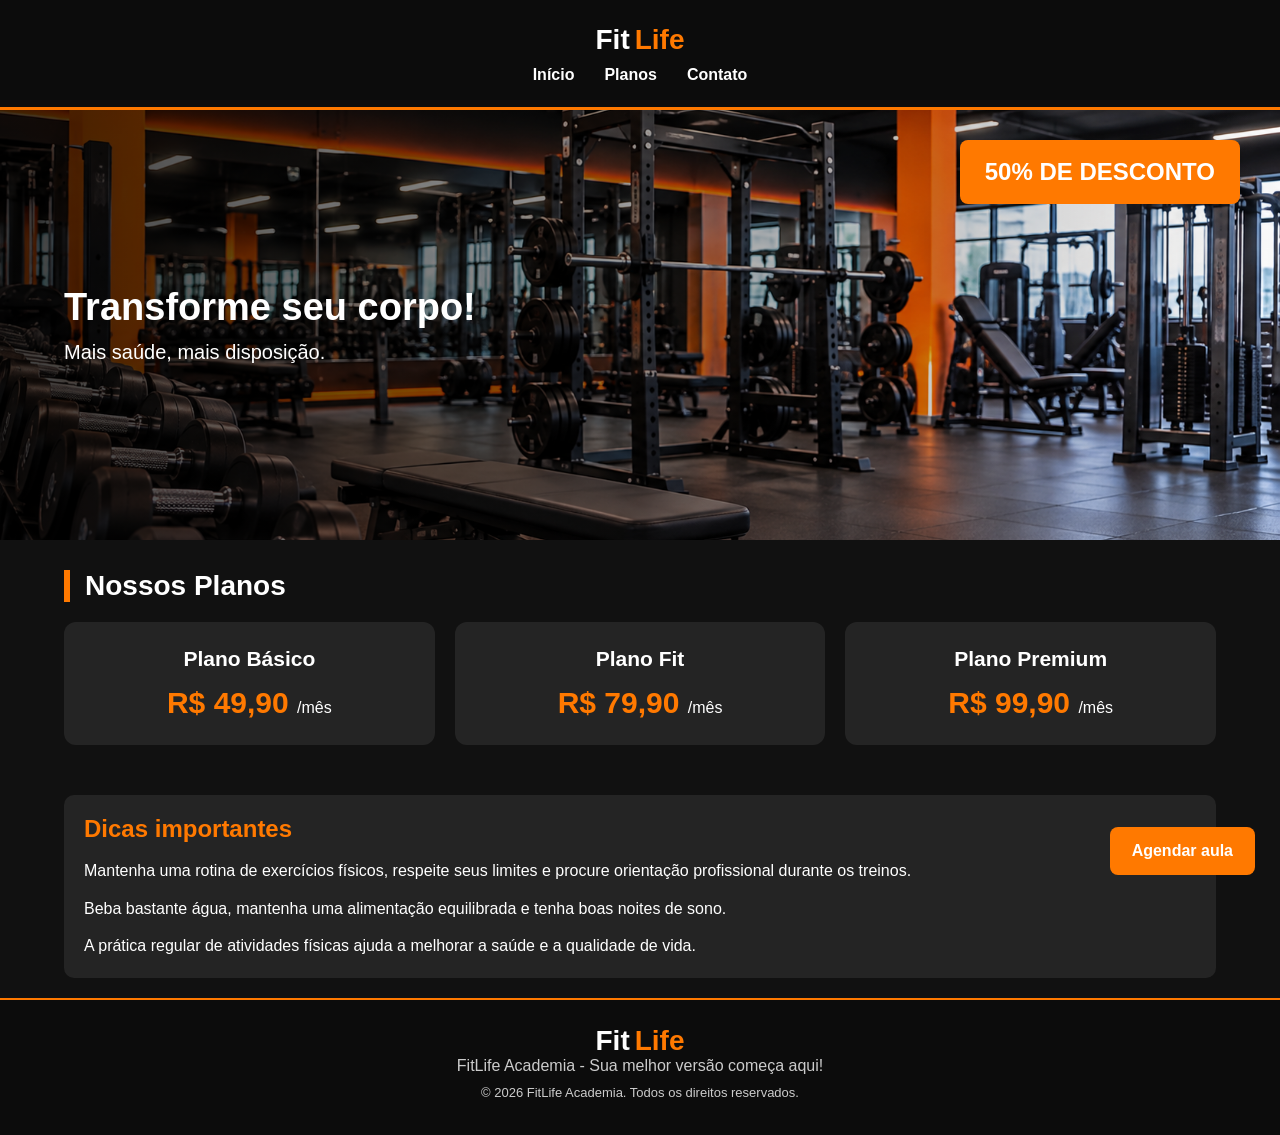
<file: Clinica Veterinaria(04-11)/index.html>
<!DOCTYPE html>
<html lang="pt-BR">
<head>
    <meta charset="UTF-8">
    <meta name="viewport" content="width=device-width, initial-scale=1.0">

    <title>FitLife Academia</title>
    <link rel="stylesheet" href="style.css">
</head>

<body>

    <!-- CABEÇALHO -->
    <header class="cabecalho">

        <div class="logo">
            <span class="logo-fit">Fit</span>
            <span class="logo-life">Life</span>
        </div>

        <nav class="menu">
            <a href="#inicio">Início</a>
            <a href="#planos">Planos</a>
            <a href="#contato">Contato</a>
        </nav>

    </header>

    <main>

        <!-- IMAGEM PRINCIPAL -->
        <section class="banner" id="inicio">

            <img src="imagens/academia.jpg" alt="Academia com equipamentos de musculação">

            <div class="selo-desconto">
                <strong>50% DE DESCONTO</strong>
            </div>

            <div class="informacao-banner">
                <h1>Transforme seu corpo!</h1>
                <p>Mais saúde, mais disposição.</p>
            </div>

        </section>

        <!-- PLANOS -->
        <section class="secao-planos" id="planos">

            <div class="titulo-secao">
                <h2>Nossos Planos</h2>
            </div>

            <div class="lista-planos">

                <div class="card-plano">
                    <h3>Plano Básico</h3>
                    <p>R$ 49,90 <span>/mês</span></p>
                </div>

                <div class="card-plano">
                    <h3>Plano Fit</h3>
                    <p>R$ 79,90 <span>/mês</span></p>
                </div>

                <div class="card-plano">
                    <h3>Plano Premium</h3>
                    <p>R$ 99,90 <span>/mês</span></p>
                </div>

            </div>

        </section>

        <!-- DICAS IMPORTANTES -->
        <section class="secao-dicas">

            <h2>Dicas importantes</h2>

            <div class="area-rolagem">

                <p>
                    Mantenha uma rotina de exercícios físicos,
                    respeite seus limites e procure orientação
                    profissional durante os treinos.
                </p>

                <p>
                    Beba bastante água, mantenha uma alimentação
                    equilibrada e tenha boas noites de sono.
                </p>

                <p>
                    A prática regular de atividades físicas ajuda
                    a melhorar a saúde e a qualidade de vida.
                </p>

            </div>

        </section>

    </main>

    <!-- BOTÃO FIXO -->
    <a href="#contato" class="btn-fixo">
        Agendar aula
    </a>

    <!-- RODAPÉ -->
    <footer class="rodape" id="contato">

        <div class="logo">
            <span class="logo-fit">Fit</span>
            <span class="logo-life">Life</span>
        </div>

        <p>FitLife Academia - Sua melhor versão começa aqui!</p>

        <p class="copyright">
            &copy; 2026 FitLife Academia. Todos os direitos reservados.
        </p>

    </footer>

</body>
</html>
</file>
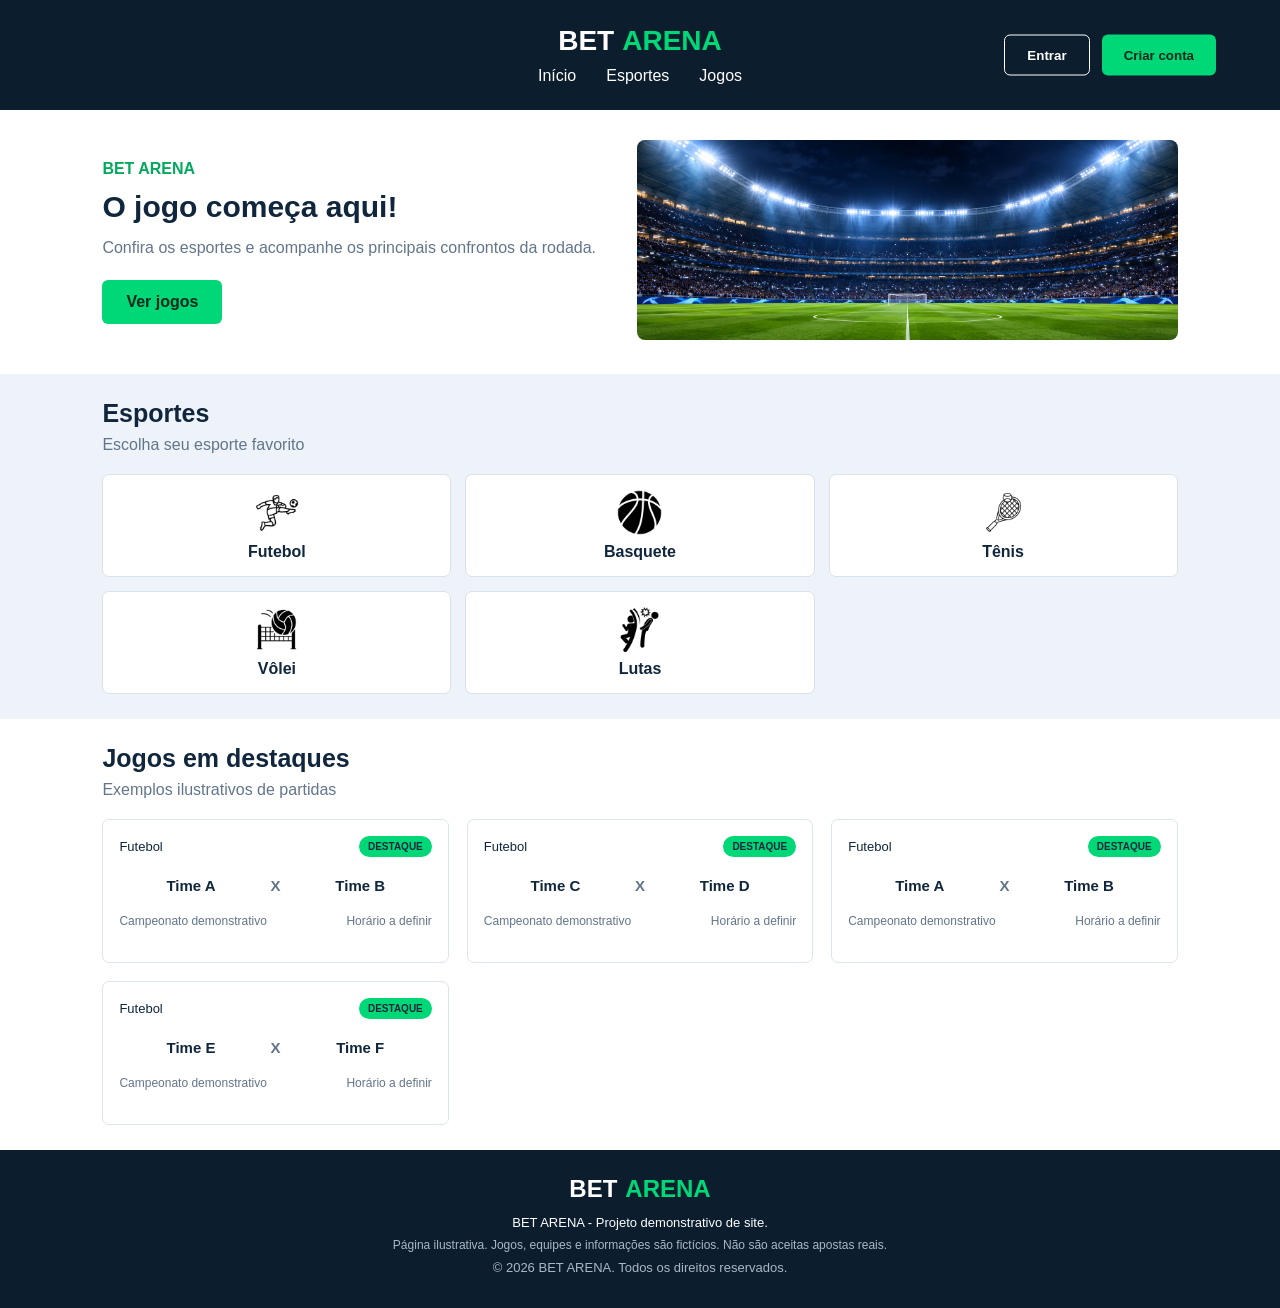
<file: Página de Hotel com Flexbox (28-10)/index.html>
<!DOCTYPE html>
<html lang="pt-BR">
<head>
    <meta charset="UTF-8">
    <meta name="viewport" content="width=device-width, initial-scale=1.0">

    <title>BET ARENA | A emoção do esporte</title>
    <link rel="stylesheet" href="style.css">
</head>

<body>

    <header class="cabecalho">

        <div class="logo">
            <span class="logo-bet">BET</span>
            <span class="logo-arena">ARENA</span>
        </div>

        <nav class="menu">
            <a href="#inicio">Início</a>
            <a href="#esportes">Esportes</a>
            <a href="#jogos">Jogos</a>
        </nav>

        <div class="botoes-conta">
            <button class="btn-entrar" type="button">Entrar</button>
            <button class="btn-cadastrar" type="button">Criar conta</button>
        </div>

    </header>

    <main>

        <!-- BANNER -->
        <section class="banner" id="inicio">

            <div class="banner-texto">

                <span class="etiqueta">BET ARENA</span>

                <h1>O jogo começa aqui!</h1>

                <p>
                    Confira os esportes e acompanhe os principais confrontos da rodada.
                </p>

                <a href="#jogos" class="btn-banner">
                    Ver jogos
                </a>

            </div>

            <div class="banner-imagem">
                <img src="imagens/estadio.jpg" alt="Estádio de futebol iluminado">
            </div>

        </section>

        <!-- ESPORTES -->
        <section class="secao-esportes" id="esportes">

            <div class="titulo-secao">
                <h2>Esportes</h2>
                <p>Escolha seu esporte favorito</p>
            </div>

            <div class="lista-esportes">

                <a href="#jogos" class="card-esporte">
                    <img src="imagens/futebol.png" alt="Futebol">
                    <span>Futebol</span>
                </a>

                <a href="#jogos" class="card-esporte">
                    <img src="imagens/basquete.png" alt="Basquete">
                    <span>Basquete</span>
                </a>

                <a href="#jogos" class="card-esporte">
                    <img src="imagens/tenis.png" alt="Tênis">
                    <span>Tênis</span>
                </a>

                <a href="#jogos" class="card-esporte">
                    <img src="imagens/volei.png" alt="Vôlei">
                    <span>Vôlei</span>
                </a>

                <a href="#jogos" class="card-esporte">
                    <img src="imagens/lutas.png" alt="Lutas">
                    <span>Lutas</span>
                </a>

            </div>

        </section>

       
<!-- JOGOS -->
<section class="secao-jogos" id="jogos">

    <div class="titulo-secao">
        <h2>Jogos em destaques</h2>
        <p>Exemplos ilustrativos de partidas</p>
    </div>

    <div class="lista-jogos">

        <!-- JOGO 1 -->
        <article class="card-jogo">

            <div class="jogo-topo">
                <span>Futebol</span>
                <span class="ao-vivo">DESTAQUE</span>
            </div>

            <div class="times">
                <div class="time"><span>Time A</span></div>
                <strong class="versus">X</strong>
                <div class="time"><span>Time B</span></div>
            </div>

            <div class="informacoes-jogo">
                <span>Campeonato demonstrativo</span>
                <span>Horário a definir</span>
            </div>

        </article>

        <!-- JOGO 2 -->
        <article class="card-jogo">

            <div class="jogo-topo">
                <span>Futebol</span>
                <span class="ao-vivo">DESTAQUE</span>
            </div>

            <div class="times">
                <div class="time"><span>Time C</span></div>
                <strong class="versus">X</strong>
                <div class="time"><span>Time D</span></div>
            </div>

            <div class="informacoes-jogo">
                <span>Campeonato demonstrativo</span>
                <span>Horário a definir</span>
            </div>

        </article>

        <!-- JOGO 3 -->
        <article class="card-jogo">

            <div class="jogo-topo">
                <span>Futebol</span>
                <span class="ao-vivo">DESTAQUE</span>
            </div>

            <div class="times">
                <div class="time"><span>Time A</span></div>
                <strong class="versus">X</strong>
                <div class="time"><span>Time B</span></div>
            </div>

            <div class="informacoes-jogo">
                <span>Campeonato demonstrativo</span>
                <span>Horário a definir</span>
            </div>

        </article>

        <!-- JOGO 4 -->
        <article class="card-jogo">

            <div class="jogo-topo">
                <span>Futebol</span>
                <span class="ao-vivo">DESTAQUE</span>
            </div>

            <div class="times">
                <div class="time"><span>Time E</span></div>
                <strong class="versus">X</strong>
                <div class="time"><span>Time F</span></div>
            </div>

            <div class="informacoes-jogo">
                <span>Campeonato demonstrativo</span>
                <span>Horário a definir</span>
            </div>

        </article>

    </div>

</section>


    </main>

    <!-- RODAPÉ -->
    <footer class="rodape">

        <div class="logo logo-rodape">
            <span class="logo-bet">BET</span>
            <span class="logo-arena">ARENA</span>
        </div>

        <p>BET ARENA - Projeto demonstrativo de site.</p>

        <p class="aviso">
            Página ilustrativa. Jogos, equipes e informações são fictícios.
            Não são aceitas apostas reais.
        </p>

        <p class="copyright">
            &copy; 2026 BET ARENA. Todos os direitos reservados.
        </p>

    </footer>

</body>
</html>
</file>
<file: Clinica Veterinaria(04-11)/style.css>
/* CONFIGURAÇÕES GERAIS */
* {
    margin: 0;
    padding: 0;
    box-sizing: border-box;
}

body {
    min-width: 1000px;
    font-family: Arial, sans-serif;
    background: #111;
    color: white;
}

a {
    text-decoration: none;
    color: inherit;
}

/* CABEÇALHO */
.cabecalho {
    height: 110px;
    padding: 10px 5%;
    background: #0c0c0c;
    display: flex;
    flex-direction: column;
    align-items: center;
    justify-content: center;
    position: sticky;
    top: 0;
    z-index: 10;
    gap: 10px;
    border-bottom: 3px solid #ff7900;
}

/* LOGO */
.logo {
    font-size: 28px;
    font-weight: bold;
    display: flex;
    justify-content: center;
    align-items: center;
    gap: 5px;
}

.logo-fit {
    color: white;
}

.logo-life {
    color: #ff7900;
}

/* MENU */
.menu {
    display: flex;
    justify-content: center;
    gap: 30px;
}

.menu a {
    color: white;
    font-weight: bold;
    font-size: 16px;
}

.menu a:hover {
    color: #ff7900;
}

/* IMAGEM PRINCIPAL */
.banner {
    height: 430px;
    position: relative;
    overflow: hidden;
}

.banner img {
    width: 100%;
    height: 100%;
    object-fit: cover;
    display: block;
}

.banner::after {
    content: "";
    position: absolute;
    top: 0;
    left: 0;
    width: 100%;
    height: 100%;
    background: linear-gradient(to right, rgba(0,0,0,0.75), transparent);
    z-index: 1;
}

.informacao-banner {
    position: absolute;
    top: 50%;
    left: 5%;
    transform: translateY(-50%);
    z-index: 2;
}

.informacao-banner h1 {
    font-size: 38px;
    margin-bottom: 12px;
}

.informacao-banner p {
    font-size: 20px;
}

/* SELO DE DESCONTO */
.selo-desconto {
    position: absolute;
    top: 30px;
    right: 40px;
    background: #ff7900;
    color: white;
    padding: 18px 25px;
    border-radius: 8px;
    font-size: 24px;
    font-weight: bold;
    z-index: 3;
}

/* PLANOS */
.secao-planos {
    padding: 30px 5%;
    background: #111;
}

.titulo-secao {
    border-left: 6px solid #ff7900;
    padding-left: 15px;
    margin-bottom: 20px;
}

.titulo-secao h2 {
    font-size: 28px;
}

.lista-planos {
    display: flex;
    justify-content: space-between;
    gap: 20px;
}

.card-plano {
    background: #242424;
    flex: 1;
    padding: 25px 15px;
    text-align: center;
    border-radius: 12px;
}

.card-plano h3 {
    font-size: 21px;
    margin-bottom: 15px;
}

.card-plano p {
    color: #ff7900;
    font-size: 30px;
    font-weight: bold;
}

.card-plano span {
    color: white;
    font-size: 16px;
    font-weight: normal;
}

/* DICAS IMPORTANTES */
.secao-dicas {
    margin: 20px 5%;
    padding: 20px;
    background: #242424;
    border-radius: 10px;
}

.secao-dicas h2 {
    margin-bottom: 15px;
    color: #ff7900;
}

.area-rolagem {
    height: 100px;
    overflow: auto;
    line-height: 1.6;
    padding-right: 10px;
}

.area-rolagem p {
    margin-bottom: 12px;
}

/* BOTÃO FIXO */
.btn-fixo {
    position: fixed;
    bottom: 25px;
    right: 25px;
    background: #ff7900;
    color: white;
    padding: 15px 22px;
    border-radius: 8px;
    font-weight: bold;
    z-index: 20;
}

.btn-fixo:hover {
    background: #e66d00;
}

/* RODAPÉ */
.rodape {
    background: #0c0c0c;
    padding: 25px 5%;
    text-align: center;
    border-top: 2px solid #ff7900;
}

.logo-rodape {
    margin-bottom: 15px;
}

.rodape p {
    margin-bottom: 10px;
    color: #ccc;
}

.copyright {
    font-size: 13px;
}
</file>
<file: Página de Hotel com Flexbox (28-10)/style.css>
* {
    margin: 0;
    padding: 0;
    box-sizing: border-box;
}

body {
    min-width: 1000px;
    font-family: Arial, sans-serif;
    background: #f4f7fa;
    color: #10263d;
}

a {
    text-decoration: none;
    color: inherit;
}

/* CABEÇALHO */
.cabecalho {
    height: 110px;
    padding: 10px 5%;
    background: #0c1d2d;
    display: flex;
    flex-direction: column;
    align-items: center;
    justify-content: center;
    position: relative;
    gap: 10px;
}

.logo {
    display: flex;
    justify-content: center;
    align-items: center;
    gap: 8px;
    font-size: 28px;
    font-weight: bold;
}

.logo-bet {
    color: white;
}

.logo-arena {
    color: #00d878;
}

.menu {
    display: flex;
    justify-content: center;
    gap: 30px;
}

.menu a {
    color: white;
}

.menu a:hover {
    color: #00d878;
}

.botoes-conta {
    display: flex;
    gap: 12px;
    position: absolute;
    right: 5%;
    top: 50%;
    transform: translateY(-50%);
}

.btn-entrar,
.btn-cadastrar {
    padding: 12px 22px;
    border-radius: 6px;
    font-weight: bold;
}

.btn-entrar {
    background: transparent;
    border: 1px solid white;
    color: white;
}

.btn-cadastrar {
    background: #00d878;
    border: none;
    color: #06291c;
}

/* BANNER */
.banner {
    padding: 30px 8%;
    background: white;
    display: flex;
    align-items: center;
    gap: 35px;
}

.banner-texto {
    width: 48%;
}

.banner-texto h1 {
    font-size: 30px;
    margin: 12px 0;
}

.banner-texto p {
    color: #62758a;
    line-height: 1.5;
    margin-bottom: 20px;
}

.etiqueta {
    color: #00a95d;
    font-weight: bold;
}

.banner-imagem {
    width: 52%;
}

.banner-imagem img {
    width: 100%;
    height: 200px;
    object-fit: cover;
    border-radius: 8px;
}

.btn-banner {
    display: inline-block;
    padding: 13px 24px;
    background: #00d878;
    color: #06291c;
    border-radius: 6px;
    font-weight: bold;
}

/* TÍTULOS */
.titulo-secao {
    margin-bottom: 20px;
}

.titulo-secao h2,
.secao-esportes > h2 {
    font-size: 25px;
    margin-bottom: 8px;
}

.titulo-secao p {
    color: #62758a;
}

/* ESPORTES */
.secao-esportes {
    padding: 25px 8%;
    background: #edf3f8;
}

.secao-esportes > h2 {
    text-align: center;
    margin-bottom: 20px;
}

.lista-esportes {
    display: grid;
    grid-template-columns: repeat(3, 1fr);
    gap: 14px;
}

.card-esporte {
    padding: 15px;
    background: white;
    border: 1px solid #d9e2eb;
    border-radius: 7px;
    display: flex;
    flex-direction: column;
    align-items: center;
    gap: 8px;
}

.card-esporte:hover {
    border-color: #00d878;
}

.card-esporte img {
    width: 45px;
    height: 45px;
    object-fit: contain;
}

.card-esporte span {
    font-weight: bold;
}

/* JOGOS */
.secao-jogos {
    padding: 25px 8%;
    background: white;
}

.lista-jogos {
    display: grid;
    grid-template-columns: repeat(3, 1fr);
    gap: 18px;
}

.card-jogo {
    padding: 16px;
    border: 1px solid #dce4ec;
    border-radius: 7px;
    background: white;
}

.jogo-topo,
.times,
.informacoes-jogo {
    display: flex;
    align-items: center;
    justify-content: space-between;
    gap: 10px;
}

.jogo-topo {
    margin-bottom: 20px;
    font-size: 13px;
}

.ao-vivo {
    padding: 5px 9px;
    background: #00d878;
    border-radius: 20px;
    font-size: 10px;
    font-weight: bold;
}

/* TIMES - UM DE FRENTE PARA O OUTRO */
.times {
    display: flex;
    align-items: center;
    justify-content: space-between;
    gap: 8px;
    margin-bottom: 20px;
    white-space: nowrap;
}

.time {
    flex: 1;
    display: flex;
    align-items: center;
    justify-content: center;
    text-align: center;
}

.time span {
    font-size: 15px;
    font-weight: bold;
    color: #10263d;
}

.versus {
    font-size: 15px;
    font-weight: bold;
    color: #62758a;
    flex-shrink: 0;
}

.informacoes-jogo {
    margin-bottom: 18px;
    font-size: 12px;
    color: #62758a;
}

.btn-odds {
    width: 100%;
    padding: 11px;
    background: #00d878;
    color: #06291c;
    border: none;
    border-radius: 6px;
    font-weight: bold;
}

/* RODAPÉ */
.rodape {
    padding: 25px;
    background: #0c1d2d;
    color: white;
    text-align: center;
}

.logo-rodape {
    justify-content: center;
    margin-bottom: 12px;
    font-size: 24px;
}

.rodape p {
    margin-bottom: 8px;
    font-size: 13px;
}

.rodape .aviso,
.copyright {
    color: #aab8c6;
    font-size: 12px;
}
</file>
